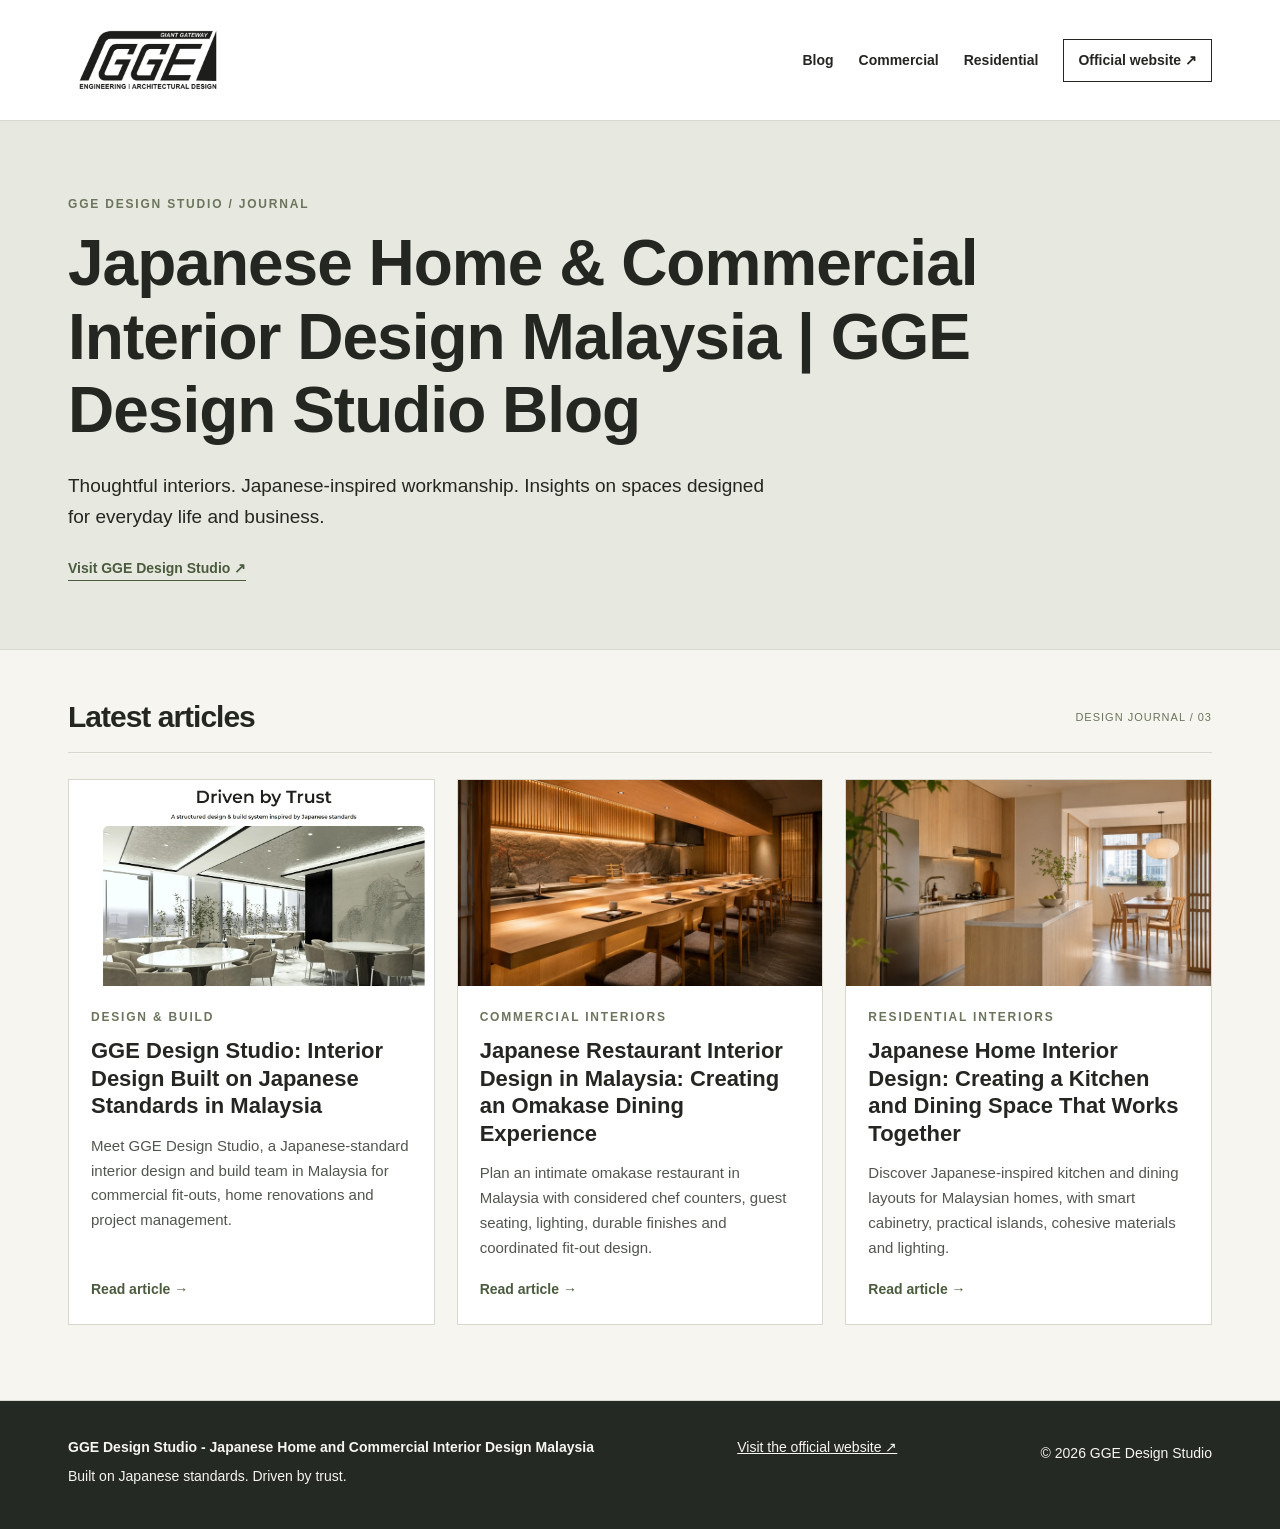
<file: index.html>
<!doctype html>
<html lang="en-MY"><head><meta charset="utf-8"><meta name="viewport" content="width=device-width, initial-scale=1">
<title>Japanese Interior Design Malaysia Blog | GGE Design Studio</title><meta name="description" content="Explore Japanese home and commercial interior design in Malaysia, restaurant fit-outs, renovation and coordinated design and build insights from GGE Design Studio."><meta name="robots" content="index, follow, max-image-preview:large">
<link rel="canonical" href="https://ggedesign.github.io/gge-design-studio/"><link rel="stylesheet" href="style.css"><link rel="icon" href="gge-logo.webp" type="image/webp">
<meta property="og:title" content="Japanese Interior Design Malaysia Blog | GGE Design Studio"><meta property="og:description" content="Explore Japanese home and commercial interior design in Malaysia, restaurant fit-outs, renovation and coordinated design and build insights from GGE Design Studio."><meta property="og:url" content="https://ggedesign.github.io/gge-design-studio/"><meta property="og:image" content="https://ggedesign.github.io/gge-design-studio/gge-design-studio-japanese-interior.webp"><meta property="og:type" content="website"><meta name="twitter:card" content="summary_large_image">
<script type="application/ld+json">{"@context": "https://schema.org", "@type": "Blog", "name": "GGE Design Studio - Japanese Home and Commercial Interior Design Malaysia Blog", "url": "https://ggedesign.github.io/gge-design-studio/", "description": "Explore Japanese home and commercial interior design in Malaysia, restaurant fit-outs, renovation and coordinated design and build insights from GGE Design Studio.", "publisher": {"@type": "Organization", "name": "GGE Design Studio", "url": "https://ggedesignstudio.com/", "logo": "https://ggedesign.github.io/gge-design-studio/gge-logo.webp"}, "blogPost": [{"@type": "BlogPosting", "headline": "GGE Design Studio: Interior Design Built on Japanese Standards in Malaysia", "url": "https://ggedesign.github.io/gge-design-studio/gge-interior-design-and-build-malaysia.html"}, {"@type": "BlogPosting", "headline": "Japanese Restaurant Interior Design in Malaysia: Creating an Omakase Dining Experience", "url": "https://ggedesign.github.io/gge-design-studio/japanese-restaurant-interior-design-omakase.html"}, {"@type": "BlogPosting", "headline": "Japanese Home Interior Design: Creating a Kitchen and Dining Space That Works Together", "url": "https://ggedesign.github.io/gge-design-studio/japanese-home-interior-design-kitchen-dining.html"}]}</script></head><body><header class="top"><div class="wrap nav"><a href="index.html" aria-label="GGE Design Studio blog home"><img width="480" height="241" src="gge-logo.webp" alt="GGE Design Studio logo"></a><nav aria-label="Main navigation"><a href="index.html">Blog</a><a href="https://ggedesignstudio.com/services/commercial/">Commercial</a><a href="https://ggedesignstudio.com/services/residential/">Residential</a><a class="official" href="https://ggedesignstudio.com/">Official website ↗</a></nav></div></header><main><section class="hero"><div class="wrap"><p class="kicker">GGE DESIGN STUDIO / JOURNAL</p><h1>Japanese Home &amp; Commercial Interior Design Malaysia | GGE Design Studio Blog</h1><p>Thoughtful interiors. Japanese-inspired workmanship. Insights on spaces designed for everyday life and business.</p><a class="hero-link" href="https://ggedesignstudio.com/">Visit GGE Design Studio ↗</a></div></section><section class="wrap listing"><div class="section-heading"><h2>Latest articles</h2><span>DESIGN JOURNAL / 03</span></div><div class="grid"><article class="card"><a class="card-image" href="gge-interior-design-and-build-malaysia.html"><img src="gge-design-studio-japanese-interior.webp" alt="GGE Design Studio feature banner showing Japanese-standard design and build, with a contemporary restaurant interior." loading="lazy"></a><div class="card-text"><span class="tag">Design & Build</span><h3><a href="gge-interior-design-and-build-malaysia.html">GGE Design Studio: Interior Design Built on Japanese Standards in Malaysia</a></h3><p>Meet GGE Design Studio, a Japanese-standard interior design and build team in Malaysia for commercial fit-outs, home renovations and project management.</p><a class="read" href="gge-interior-design-and-build-malaysia.html">Read article <span aria-hidden="true">→</span></a></div></article><article class="card"><a class="card-image" href="japanese-restaurant-interior-design-omakase.html"><img src="japanese-restaurant-interior-design-omakase.webp" alt="Japanese omakase restaurant interior with a natural timber chef counter, understated lighting and intimate counter seating." loading="lazy"></a><div class="card-text"><span class="tag">Commercial Interiors</span><h3><a href="japanese-restaurant-interior-design-omakase.html">Japanese Restaurant Interior Design in Malaysia: Creating an Omakase Dining Experience</a></h3><p>Plan an intimate omakase restaurant in Malaysia with considered chef counters, guest seating, lighting, durable finishes and coordinated fit-out design.</p><a class="read" href="japanese-restaurant-interior-design-omakase.html">Read article <span aria-hidden="true">→</span></a></div></article><article class="card"><a class="card-image" href="japanese-home-interior-design-kitchen-dining.html"><img src="japanese-home-kitchen-dining.webp" alt="Japanese-inspired Malaysian apartment kitchen and dining area with oak cabinetry, stone worktop and practical island." loading="lazy"></a><div class="card-text"><span class="tag">Residential Interiors</span><h3><a href="japanese-home-interior-design-kitchen-dining.html">Japanese Home Interior Design: Creating a Kitchen and Dining Space That Works Together</a></h3><p>Discover Japanese-inspired kitchen and dining layouts for Malaysian homes, with smart cabinetry, practical islands, cohesive materials and lighting.</p><a class="read" href="japanese-home-interior-design-kitchen-dining.html">Read article <span aria-hidden="true">→</span></a></div></article></div></section></main><footer><div class="wrap footer-inner"><div><strong>GGE Design Studio - Japanese Home and Commercial Interior Design Malaysia</strong><p>Built on Japanese standards. Driven by trust.</p></div><a href="https://ggedesignstudio.com/">Visit the official website ↗</a><p>© 2026 GGE Design Studio</p></div></footer></body></html>
</file>
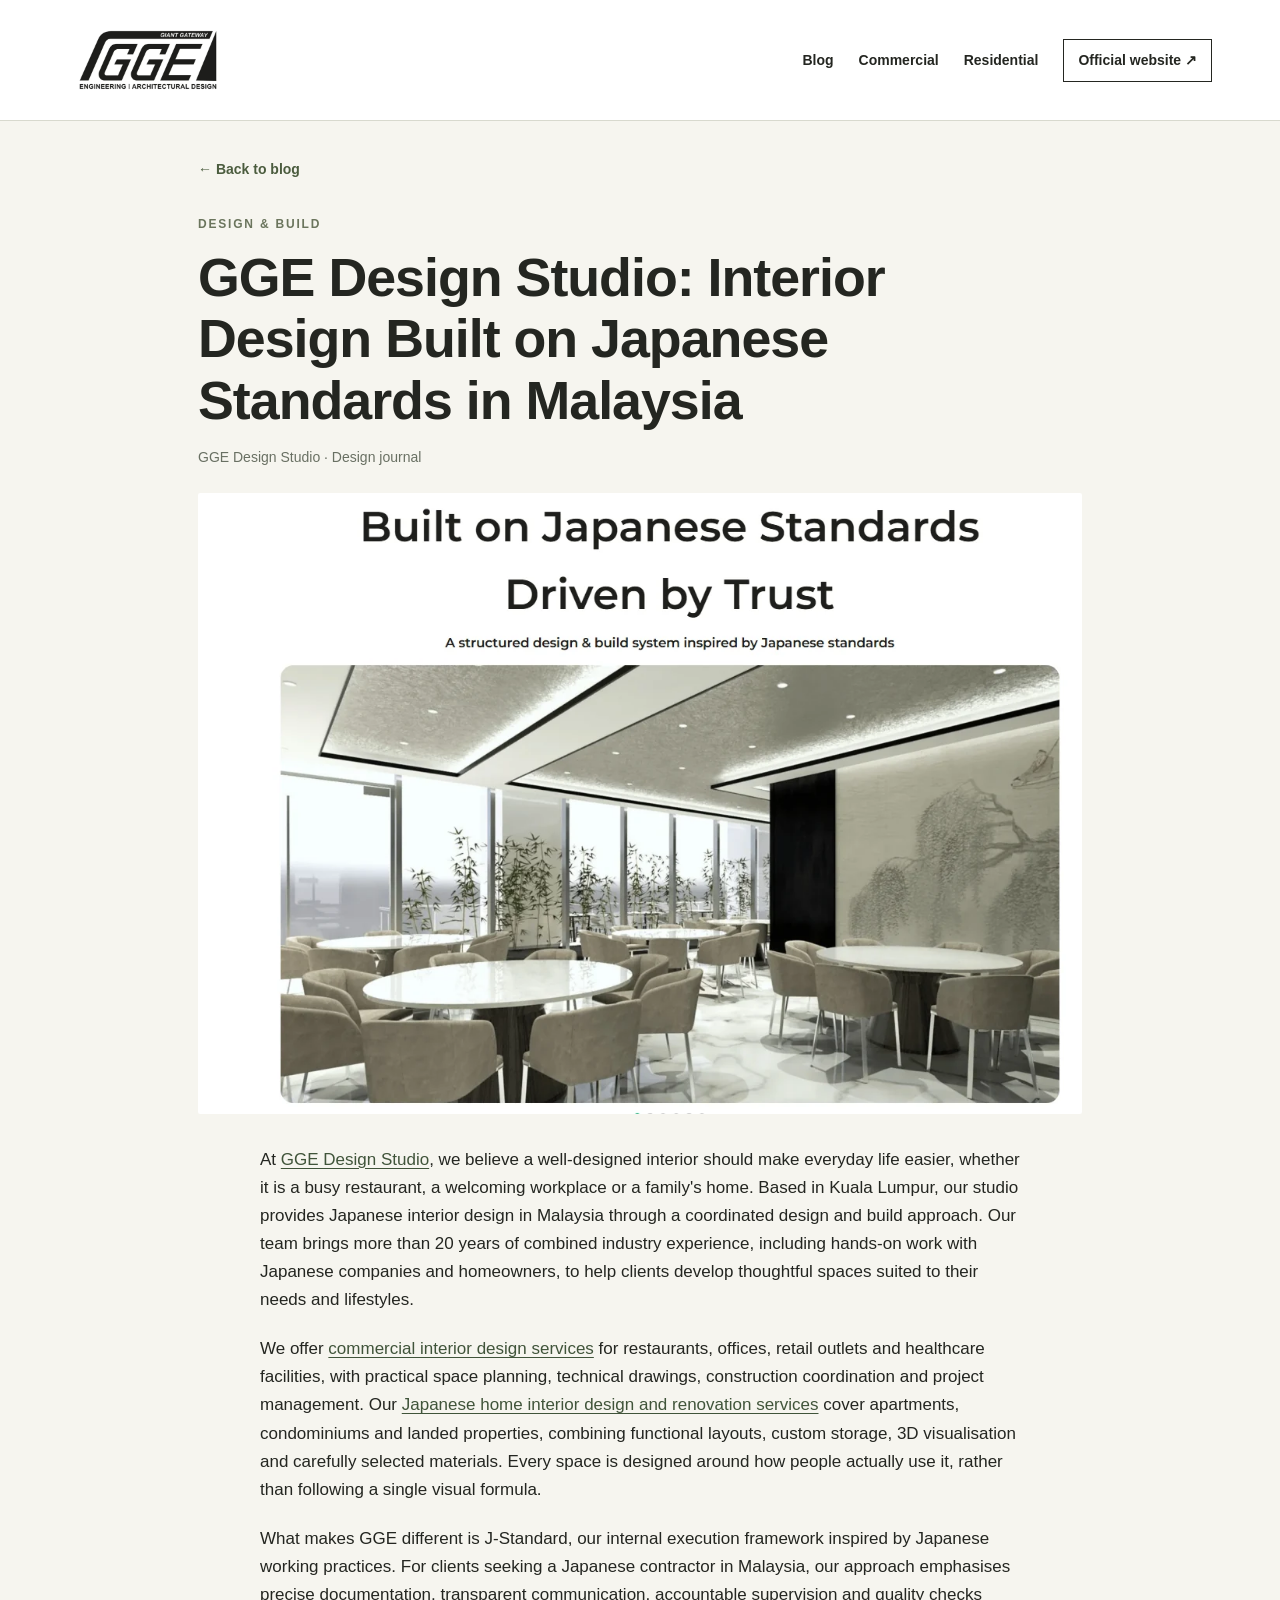
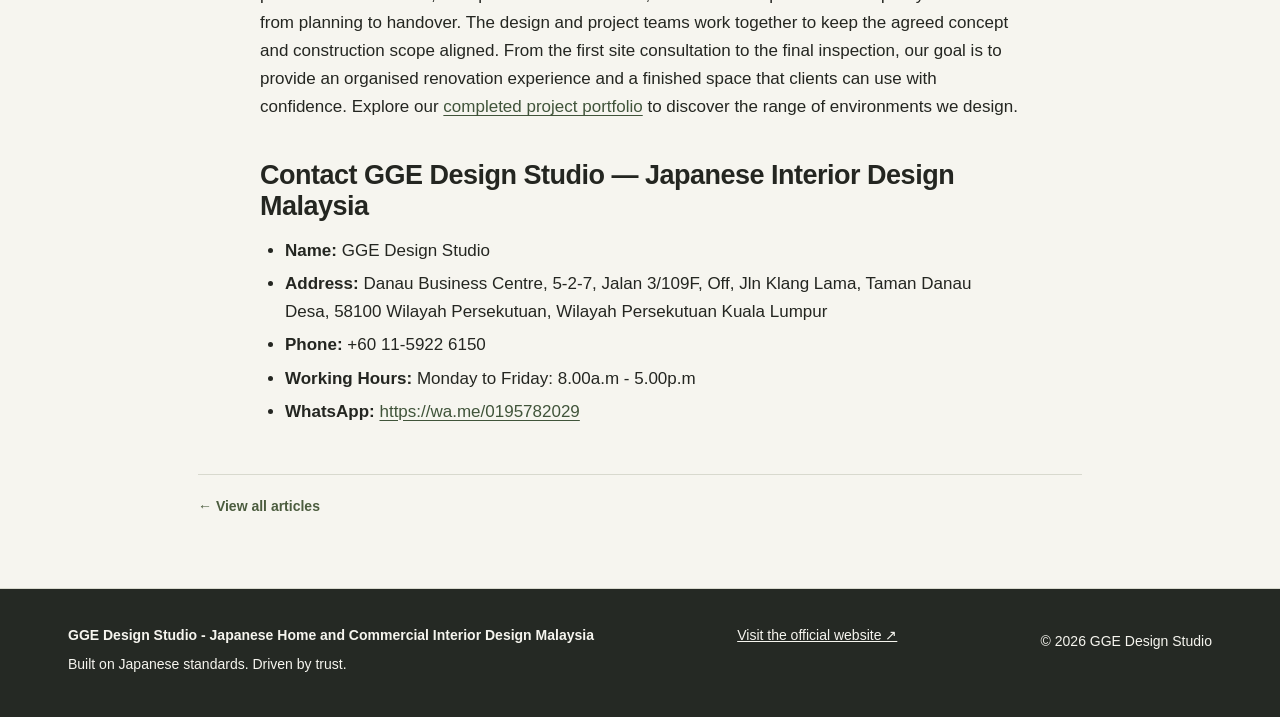
<file: gge-interior-design-and-build-malaysia.html>
<!doctype html>
<html lang="en-MY"><head><meta charset="utf-8"><meta name="viewport" content="width=device-width, initial-scale=1">
<title>Japanese-Standard Interior Design Malaysia | GGE Studio</title><meta name="description" content="Meet GGE Design Studio, a Japanese-standard interior design and build team in Malaysia for commercial fit-outs, home renovations and project management."><meta name="robots" content="index, follow, max-image-preview:large">
<link rel="canonical" href="https://ggedesign.github.io/gge-design-studio/gge-interior-design-and-build-malaysia.html"><link rel="stylesheet" href="style.css"><link rel="icon" href="gge-logo.webp" type="image/webp">
<meta property="og:title" content="Japanese-Standard Interior Design Malaysia | GGE Studio"><meta property="og:description" content="Meet GGE Design Studio, a Japanese-standard interior design and build team in Malaysia for commercial fit-outs, home renovations and project management."><meta property="og:url" content="https://ggedesign.github.io/gge-design-studio/gge-interior-design-and-build-malaysia.html"><meta property="og:image" content="https://ggedesign.github.io/gge-design-studio/gge-design-studio-japanese-interior.webp"><meta property="og:type" content="article"><meta name="twitter:card" content="summary_large_image">
<script type="application/ld+json">{"@context": "https://schema.org", "@type": "BlogPosting", "headline": "GGE Design Studio: Interior Design Built on Japanese Standards in Malaysia", "description": "Meet GGE Design Studio, a Japanese-standard interior design and build team in Malaysia for commercial fit-outs, home renovations and project management.", "url": "https://ggedesign.github.io/gge-design-studio/gge-interior-design-and-build-malaysia.html", "mainEntityOfPage": "https://ggedesign.github.io/gge-design-studio/gge-interior-design-and-build-malaysia.html", "image": "https://ggedesign.github.io/gge-design-studio/gge-design-studio-japanese-interior.webp", "author": {"@type": "Organization", "name": "GGE Design Studio", "url": "https://ggedesignstudio.com/"}, "publisher": {"@type": "Organization", "name": "GGE Design Studio", "url": "https://ggedesignstudio.com/", "logo": {"@type": "ImageObject", "url": "https://ggedesign.github.io/gge-design-studio/gge-logo.webp"}}}</script></head><body><header class="top"><div class="wrap nav"><a href="index.html" aria-label="GGE Design Studio blog home"><img width="480" height="241" src="gge-logo.webp" alt="GGE Design Studio logo"></a><nav aria-label="Main navigation"><a href="index.html">Blog</a><a href="https://ggedesignstudio.com/services/commercial/">Commercial</a><a href="https://ggedesignstudio.com/services/residential/">Residential</a><a class="official" href="https://ggedesignstudio.com/">Official website ↗</a></nav></div></header><main class="article-wrap"><a class="back" href="index.html">← Back to blog</a><article><header class="article-head"><p class="kicker">Design & Build</p><h1>GGE Design Studio: Interior Design Built on Japanese Standards in Malaysia</h1><p class="byline">GGE Design Studio · Design journal</p></header><img class="feature" src="gge-design-studio-japanese-interior.webp" alt="GGE Design Studio feature banner showing Japanese-standard design and build, with a contemporary restaurant interior."><div class="prose"><p>At <a href="https://ggedesignstudio.com/">GGE Design Studio</a>, we believe a well-designed interior should make everyday life easier, whether it is a busy restaurant, a welcoming workplace or a family's home. Based in Kuala Lumpur, our studio provides Japanese interior design in Malaysia through a coordinated design and build approach. Our team brings more than 20 years of combined industry experience, including hands-on work with Japanese companies and homeowners, to help clients develop thoughtful spaces suited to their needs and lifestyles.</p>
<p>We offer <a href="https://ggedesignstudio.com/services/commercial/">commercial interior design services</a> for restaurants, offices, retail outlets and healthcare facilities, with practical space planning, technical drawings, construction coordination and project management. Our <a href="https://ggedesignstudio.com/services/residential/">Japanese home interior design and renovation services</a> cover apartments, condominiums and landed properties, combining functional layouts, custom storage, 3D visualisation and carefully selected materials. Every space is designed around how people actually use it, rather than following a single visual formula.</p>
<p>What makes GGE different is J-Standard, our internal execution framework inspired by Japanese working practices. For clients seeking a Japanese contractor in Malaysia, our approach emphasises precise documentation, transparent communication, accountable supervision and quality checks from planning to handover. The design and project teams work together to keep the agreed concept and construction scope aligned. From the first site consultation to the final inspection, our goal is to provide an organised renovation experience and a finished space that clients can use with confidence. Explore our <a href="https://ggedesignstudio.com/portfolio/">completed project portfolio</a> to discover the range of environments we design.</p>
<h2>Contact GGE Design Studio — Japanese Interior Design Malaysia</h2>
<ul><li><strong>Name:</strong> GGE Design Studio</li><li><strong>Address:</strong> Danau Business Centre, 5-2-7, Jalan 3/109F, Off, Jln Klang Lama, Taman Danau Desa, 58100 Wilayah Persekutuan, Wilayah Persekutuan Kuala Lumpur</li><li><strong>Phone:</strong> +60 11-5922 6150</li><li><strong>Working Hours:</strong> Monday to Friday: 8.00a.m - 5.00p.m</li><li><strong>WhatsApp:</strong> <a href="https://wa.me/0195782029">https://wa.me/0195782029</a></li></ul></div></article><a class="back bottom" href="index.html">← View all articles</a></main><footer><div class="wrap footer-inner"><div><strong>GGE Design Studio - Japanese Home and Commercial Interior Design Malaysia</strong><p>Built on Japanese standards. Driven by trust.</p></div><a href="https://ggedesignstudio.com/">Visit the official website ↗</a><p>© 2026 GGE Design Studio</p></div></footer></body></html>
</file>
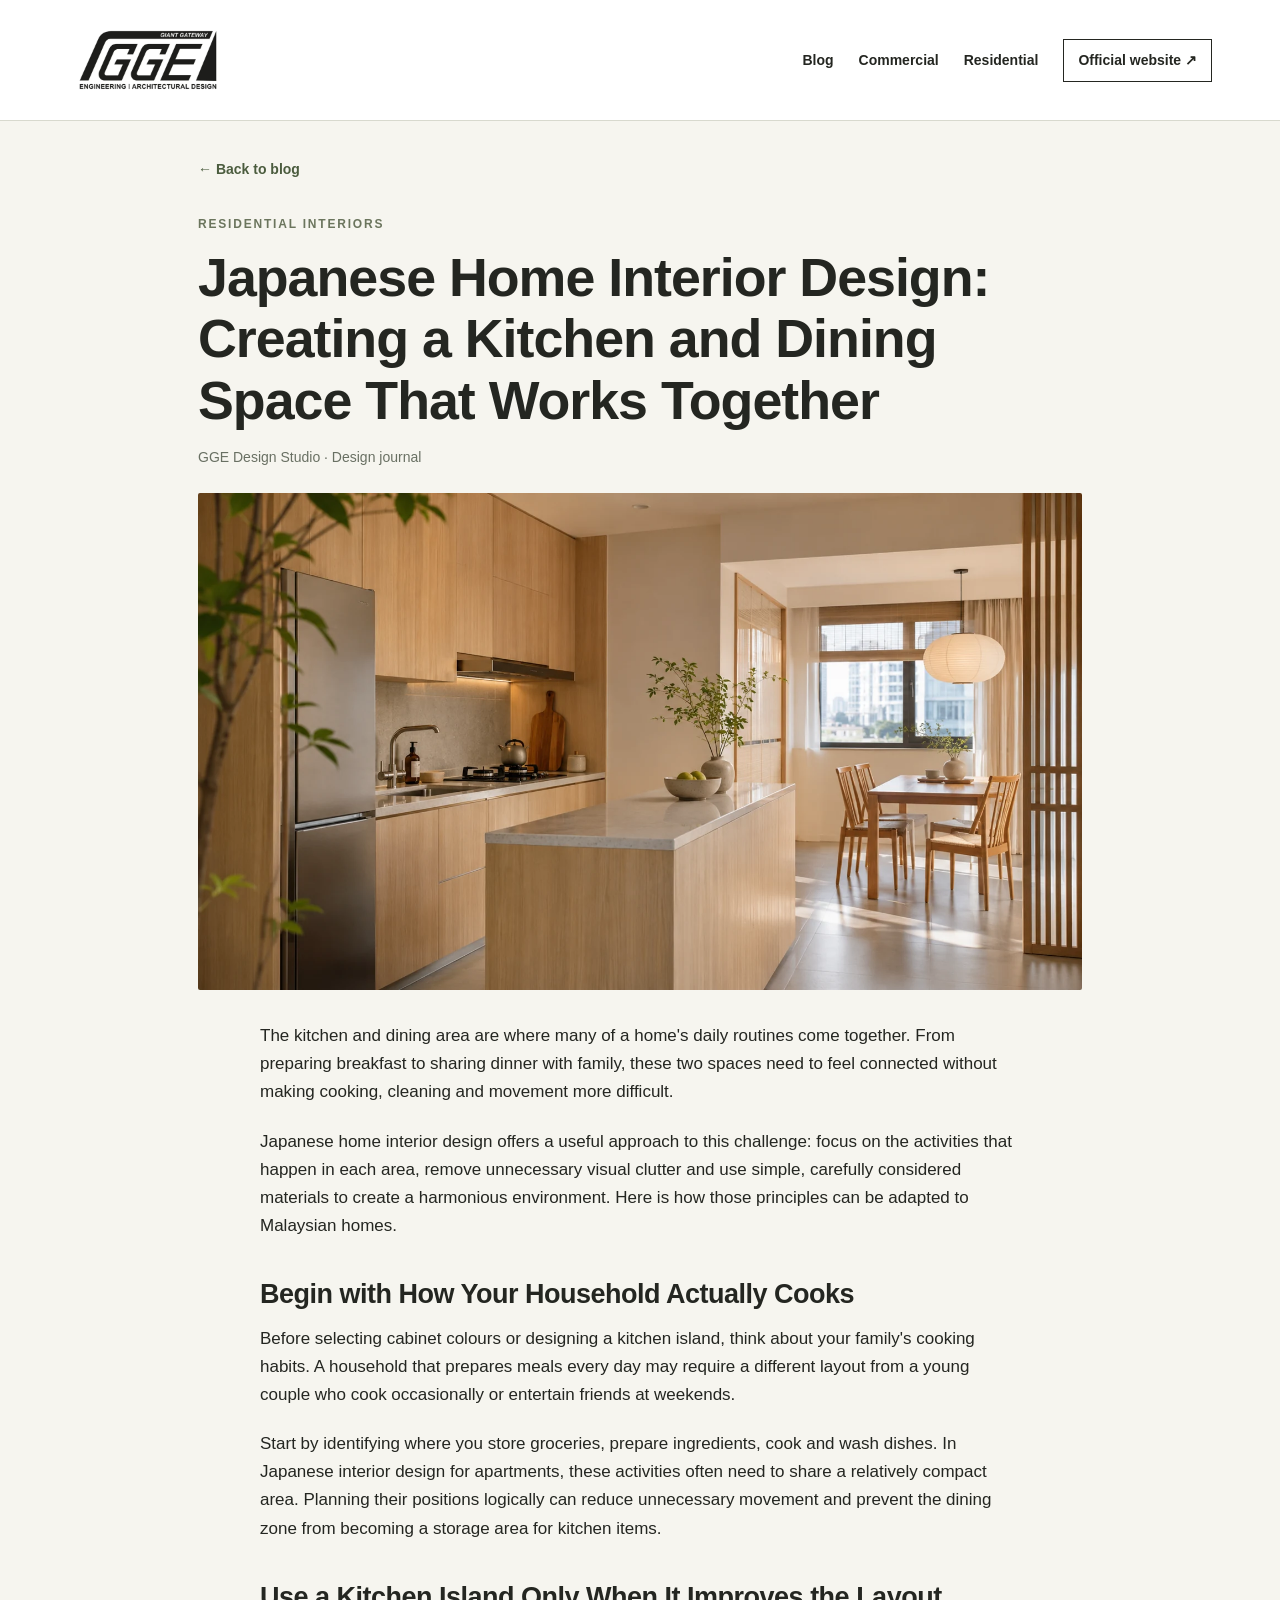
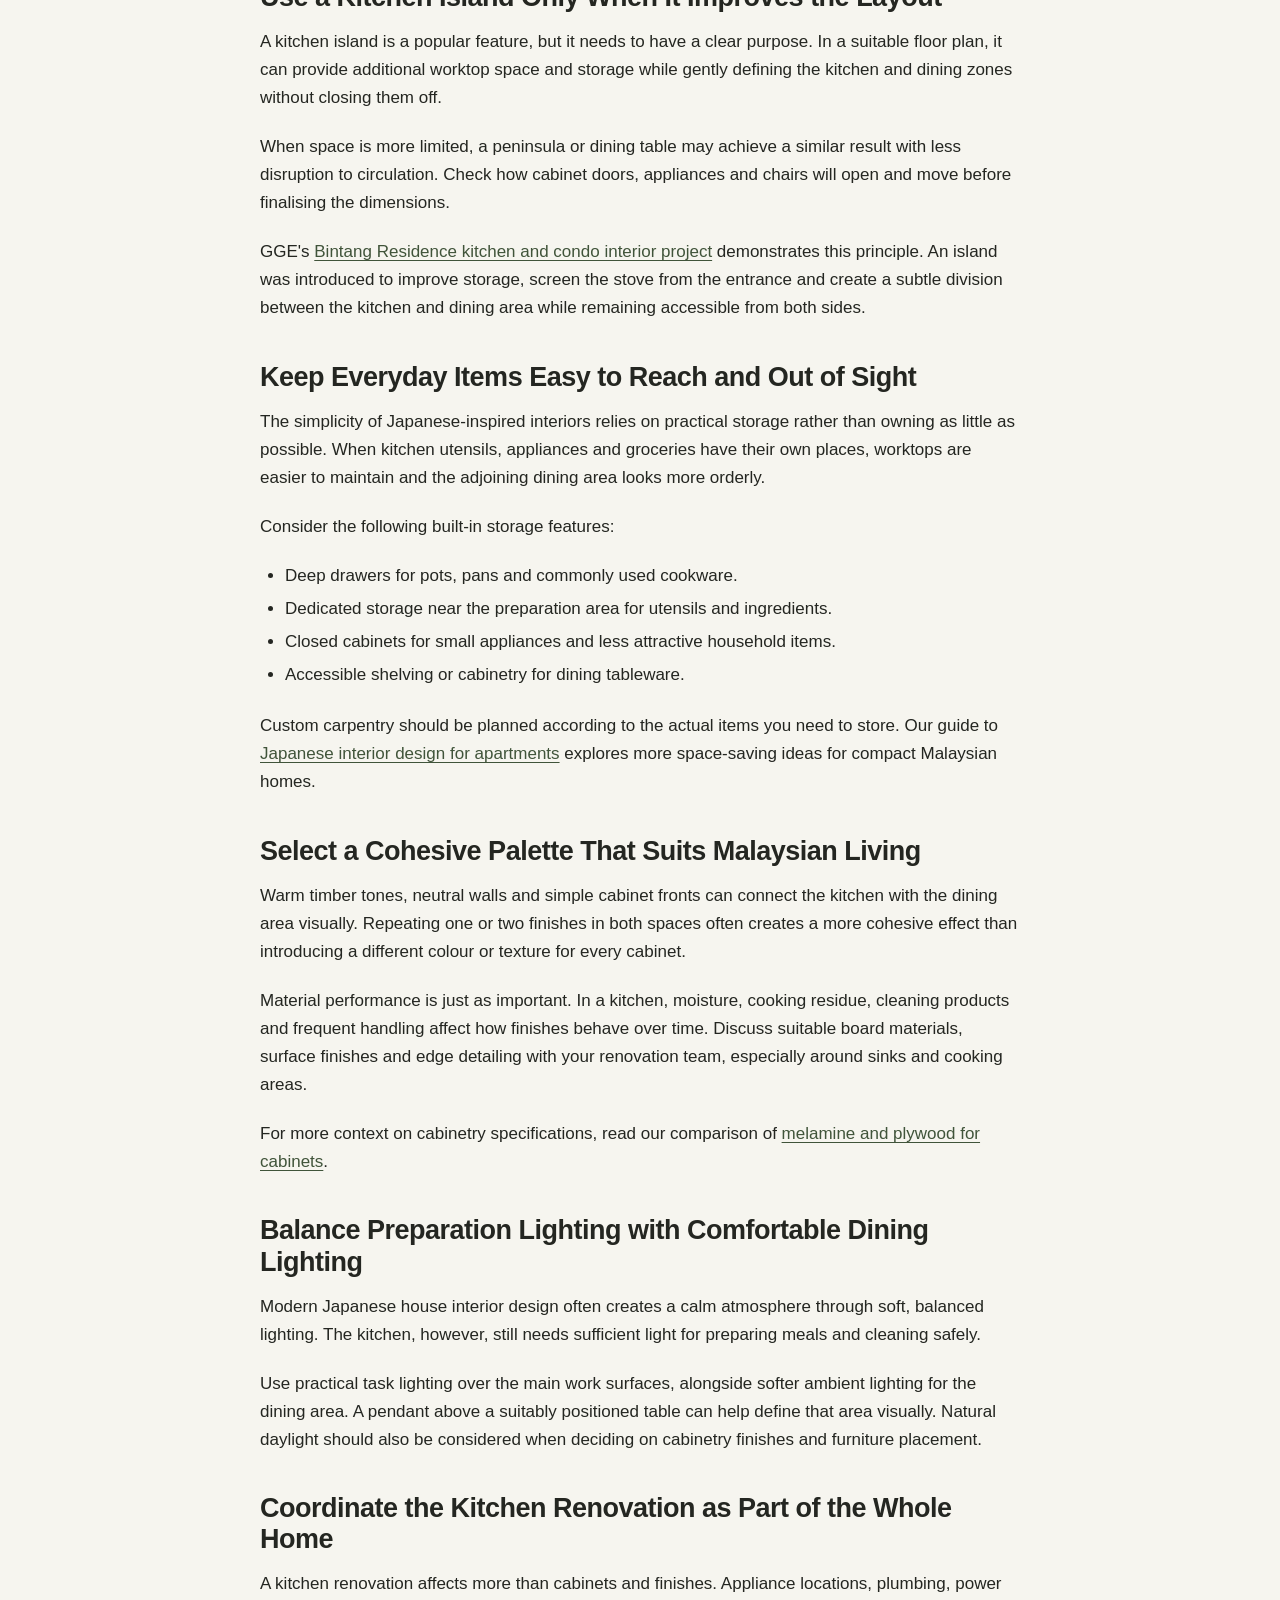
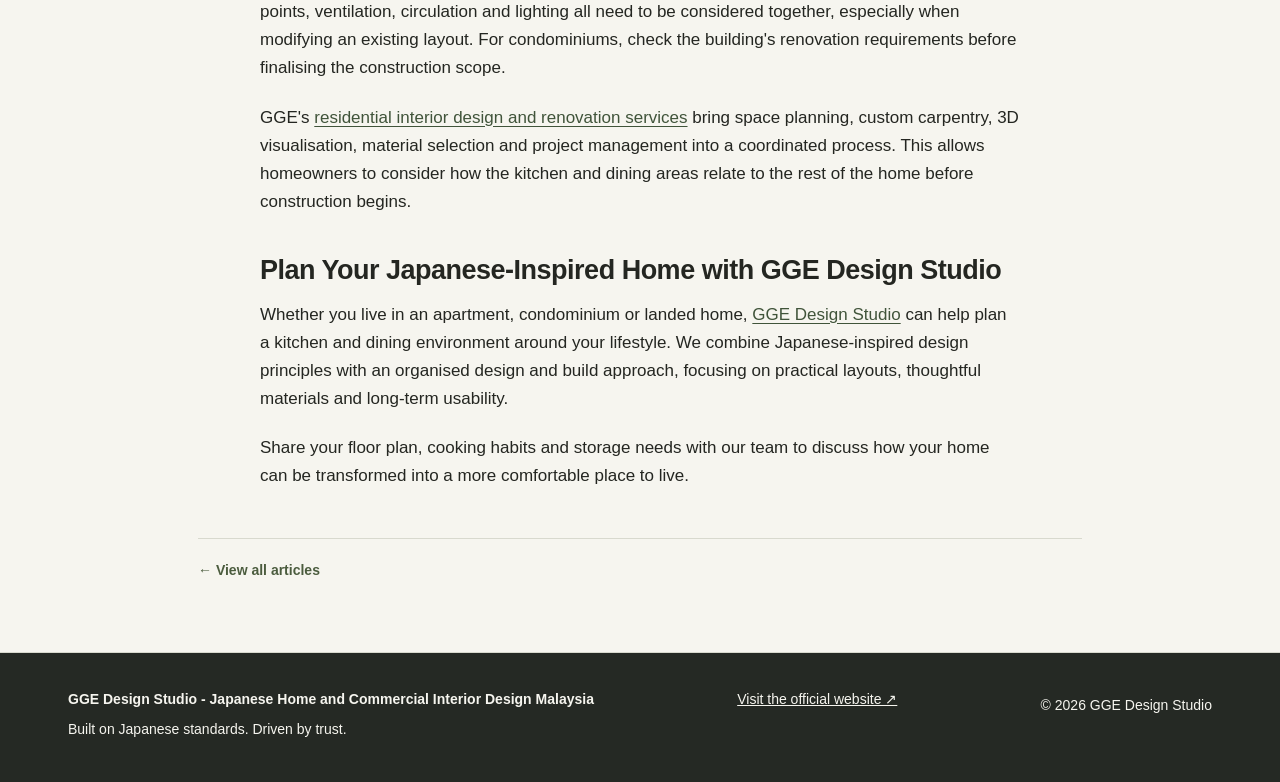
<file: japanese-home-interior-design-kitchen-dining.html>
<!doctype html>
<html lang="en-MY"><head><meta charset="utf-8"><meta name="viewport" content="width=device-width, initial-scale=1">
<title>Japanese Home Interior Design for Kitchen &amp; Dining Spaces</title><meta name="description" content="Discover Japanese-inspired kitchen and dining layouts for Malaysian homes, with smart cabinetry, practical islands, cohesive materials and lighting."><meta name="robots" content="index, follow, max-image-preview:large">
<link rel="canonical" href="https://ggedesign.github.io/gge-design-studio/japanese-home-interior-design-kitchen-dining.html"><link rel="stylesheet" href="style.css"><link rel="icon" href="gge-logo.webp" type="image/webp">
<meta property="og:title" content="Japanese Home Interior Design for Kitchen &amp; Dining Spaces"><meta property="og:description" content="Discover Japanese-inspired kitchen and dining layouts for Malaysian homes, with smart cabinetry, practical islands, cohesive materials and lighting."><meta property="og:url" content="https://ggedesign.github.io/gge-design-studio/japanese-home-interior-design-kitchen-dining.html"><meta property="og:image" content="https://ggedesign.github.io/gge-design-studio/japanese-home-kitchen-dining.webp"><meta property="og:type" content="article"><meta name="twitter:card" content="summary_large_image">
<script type="application/ld+json">{"@context": "https://schema.org", "@type": "BlogPosting", "headline": "Japanese Home Interior Design: Creating a Kitchen and Dining Space That Works Together", "description": "Discover Japanese-inspired kitchen and dining layouts for Malaysian homes, with smart cabinetry, practical islands, cohesive materials and lighting.", "url": "https://ggedesign.github.io/gge-design-studio/japanese-home-interior-design-kitchen-dining.html", "mainEntityOfPage": "https://ggedesign.github.io/gge-design-studio/japanese-home-interior-design-kitchen-dining.html", "image": "https://ggedesign.github.io/gge-design-studio/japanese-home-kitchen-dining.webp", "author": {"@type": "Organization", "name": "GGE Design Studio", "url": "https://ggedesignstudio.com/"}, "publisher": {"@type": "Organization", "name": "GGE Design Studio", "url": "https://ggedesignstudio.com/", "logo": {"@type": "ImageObject", "url": "https://ggedesign.github.io/gge-design-studio/gge-logo.webp"}}}</script></head><body><header class="top"><div class="wrap nav"><a href="index.html" aria-label="GGE Design Studio blog home"><img width="480" height="241" src="gge-logo.webp" alt="GGE Design Studio logo"></a><nav aria-label="Main navigation"><a href="index.html">Blog</a><a href="https://ggedesignstudio.com/services/commercial/">Commercial</a><a href="https://ggedesignstudio.com/services/residential/">Residential</a><a class="official" href="https://ggedesignstudio.com/">Official website ↗</a></nav></div></header><main class="article-wrap"><a class="back" href="index.html">← Back to blog</a><article><header class="article-head"><p class="kicker">Residential Interiors</p><h1>Japanese Home Interior Design: Creating a Kitchen and Dining Space That Works Together</h1><p class="byline">GGE Design Studio · Design journal</p></header><img class="feature" src="japanese-home-kitchen-dining.webp" alt="Japanese-inspired Malaysian apartment kitchen and dining area with oak cabinetry, stone worktop and practical island."><div class="prose"><p>The kitchen and dining area are where many of a home's daily routines come together. From preparing breakfast to sharing dinner with family, these two spaces need to feel connected without making cooking, cleaning and movement more difficult.</p>
<p>Japanese home interior design offers a useful approach to this challenge: focus on the activities that happen in each area, remove unnecessary visual clutter and use simple, carefully considered materials to create a harmonious environment. Here is how those principles can be adapted to Malaysian homes.</p>
<h2>Begin with How Your Household Actually Cooks</h2>
<p>Before selecting cabinet colours or designing a kitchen island, think about your family's cooking habits. A household that prepares meals every day may require a different layout from a young couple who cook occasionally or entertain friends at weekends.</p>
<p>Start by identifying where you store groceries, prepare ingredients, cook and wash dishes. In Japanese interior design for apartments, these activities often need to share a relatively compact area. Planning their positions logically can reduce unnecessary movement and prevent the dining zone from becoming a storage area for kitchen items.</p>
<h2>Use a Kitchen Island Only When It Improves the Layout</h2>
<p>A kitchen island is a popular feature, but it needs to have a clear purpose. In a suitable floor plan, it can provide additional worktop space and storage while gently defining the kitchen and dining zones without closing them off.</p>
<p>When space is more limited, a peninsula or dining table may achieve a similar result with less disruption to circulation. Check how cabinet doors, appliances and chairs will open and move before finalising the dimensions.</p>
<p>GGE's <a href="https://ggedesignstudio.com/portfolio/bintang-residence/">Bintang Residence kitchen and condo interior project</a> demonstrates this principle. An island was introduced to improve storage, screen the stove from the entrance and create a subtle division between the kitchen and dining area while remaining accessible from both sides.</p>
<h2>Keep Everyday Items Easy to Reach and Out of Sight</h2>
<p>The simplicity of Japanese-inspired interiors relies on practical storage rather than owning as little as possible. When kitchen utensils, appliances and groceries have their own places, worktops are easier to maintain and the adjoining dining area looks more orderly.</p>
<p>Consider the following built-in storage features:</p>
<ul><li>Deep drawers for pots, pans and commonly used cookware.</li><li>Dedicated storage near the preparation area for utensils and ingredients.</li><li>Closed cabinets for small appliances and less attractive household items.</li><li>Accessible shelving or cabinetry for dining tableware.</li></ul>
<p>Custom carpentry should be planned according to the actual items you need to store. Our guide to <a href="https://ggedesignstudio.com/7-space-saving-japanese-design-hacks-for-kuala-lumpur-apartments/">Japanese interior design for apartments</a> explores more space-saving ideas for compact Malaysian homes.</p>
<h2>Select a Cohesive Palette That Suits Malaysian Living</h2>
<p>Warm timber tones, neutral walls and simple cabinet fronts can connect the kitchen with the dining area visually. Repeating one or two finishes in both spaces often creates a more cohesive effect than introducing a different colour or texture for every cabinet.</p>
<p>Material performance is just as important. In a kitchen, moisture, cooking residue, cleaning products and frequent handling affect how finishes behave over time. Discuss suitable board materials, surface finishes and edge detailing with your renovation team, especially around sinks and cooking areas.</p>
<p>For more context on cabinetry specifications, read our comparison of <a href="https://ggedesignstudio.com/melamine-vs-plywood-which-is-better-for-cabinets/">melamine and plywood for cabinets</a>.</p>
<h2>Balance Preparation Lighting with Comfortable Dining Lighting</h2>
<p>Modern Japanese house interior design often creates a calm atmosphere through soft, balanced lighting. The kitchen, however, still needs sufficient light for preparing meals and cleaning safely.</p>
<p>Use practical task lighting over the main work surfaces, alongside softer ambient lighting for the dining area. A pendant above a suitably positioned table can help define that area visually. Natural daylight should also be considered when deciding on cabinetry finishes and furniture placement.</p>
<h2>Coordinate the Kitchen Renovation as Part of the Whole Home</h2>
<p>A kitchen renovation affects more than cabinets and finishes. Appliance locations, plumbing, power points, ventilation, circulation and lighting all need to be considered together, especially when modifying an existing layout. For condominiums, check the building's renovation requirements before finalising the construction scope.</p>
<p>GGE's <a href="https://ggedesignstudio.com/services/residential/">residential interior design and renovation services</a> bring space planning, custom carpentry, 3D visualisation, material selection and project management into a coordinated process. This allows homeowners to consider how the kitchen and dining areas relate to the rest of the home before construction begins.</p>
<h2>Plan Your Japanese-Inspired Home with GGE Design Studio</h2>
<p>Whether you live in an apartment, condominium or landed home, <a href="https://ggedesignstudio.com/">GGE Design Studio</a> can help plan a kitchen and dining environment around your lifestyle. We combine Japanese-inspired design principles with an organised design and build approach, focusing on practical layouts, thoughtful materials and long-term usability.</p>
<p>Share your floor plan, cooking habits and storage needs with our team to discuss how your home can be transformed into a more comfortable place to live.</p></div></article><a class="back bottom" href="index.html">← View all articles</a></main><footer><div class="wrap footer-inner"><div><strong>GGE Design Studio - Japanese Home and Commercial Interior Design Malaysia</strong><p>Built on Japanese standards. Driven by trust.</p></div><a href="https://ggedesignstudio.com/">Visit the official website ↗</a><p>© 2026 GGE Design Studio</p></div></footer></body></html>
</file>
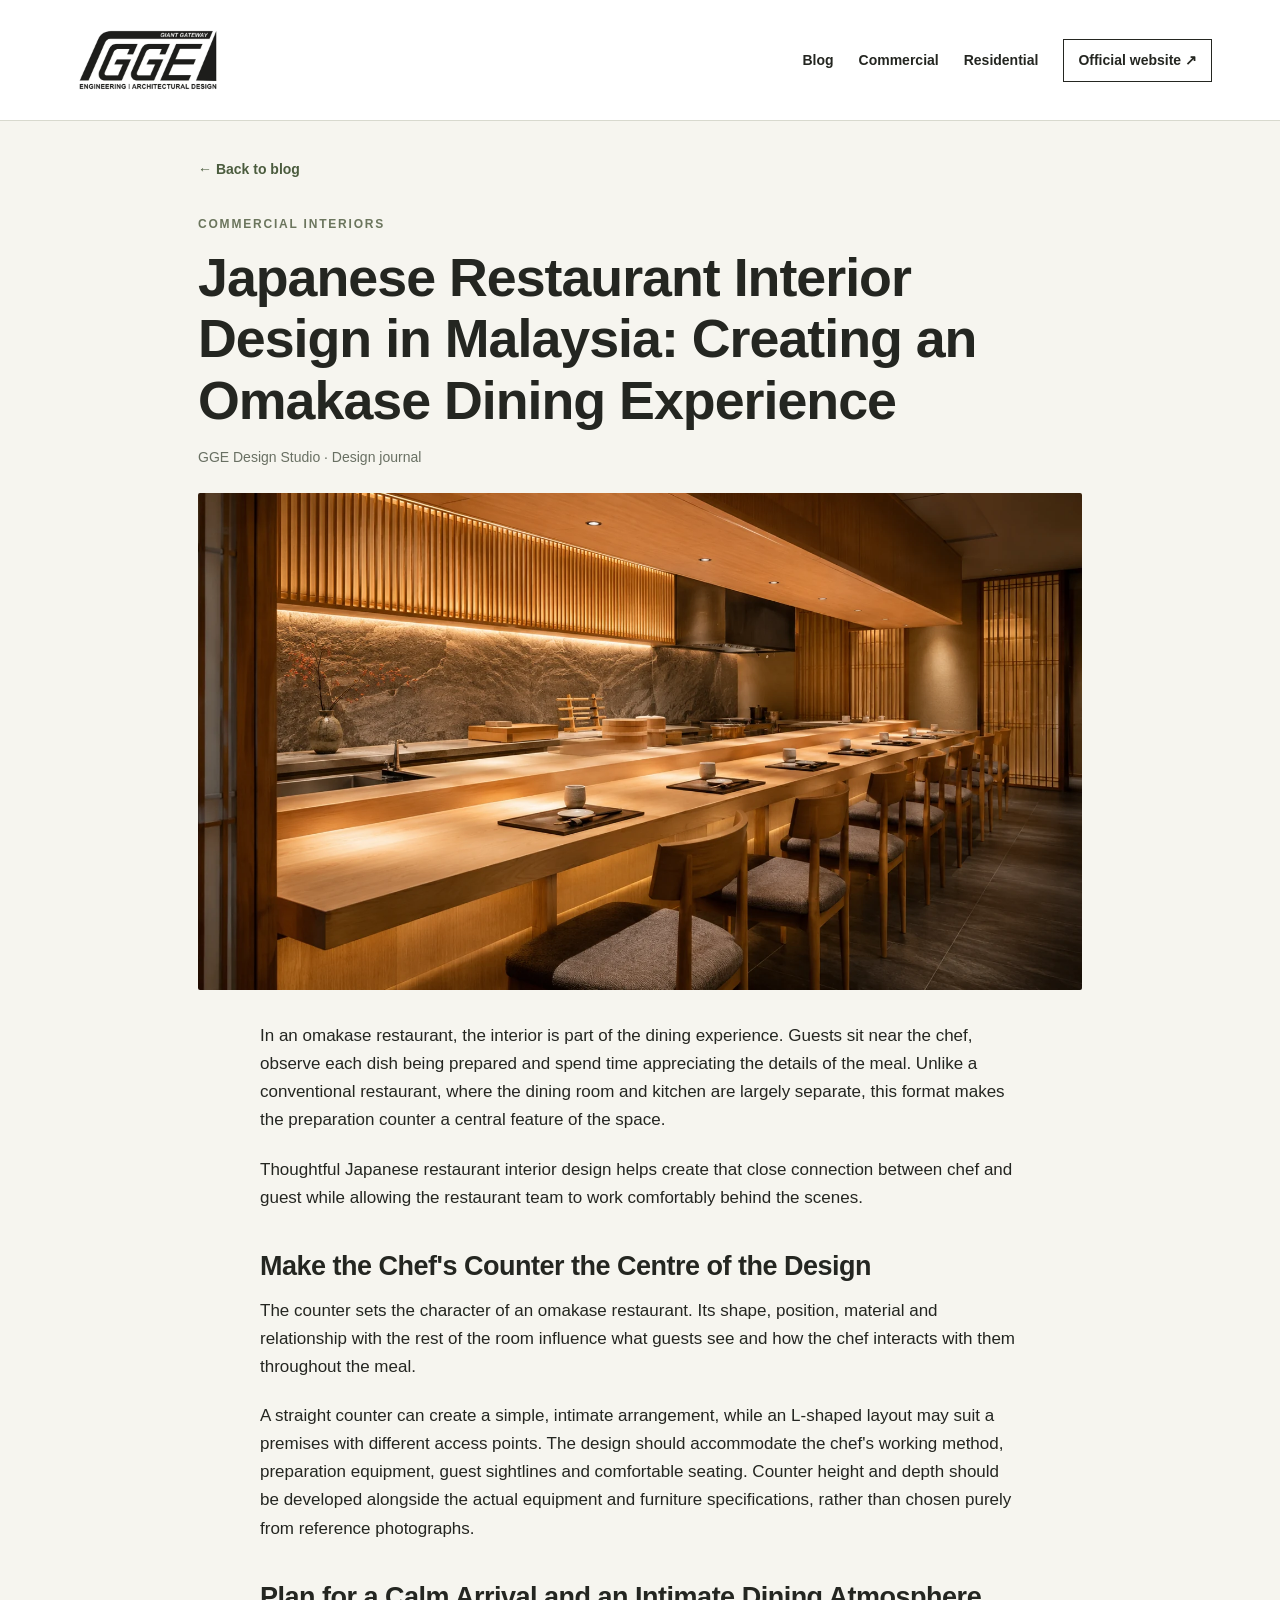
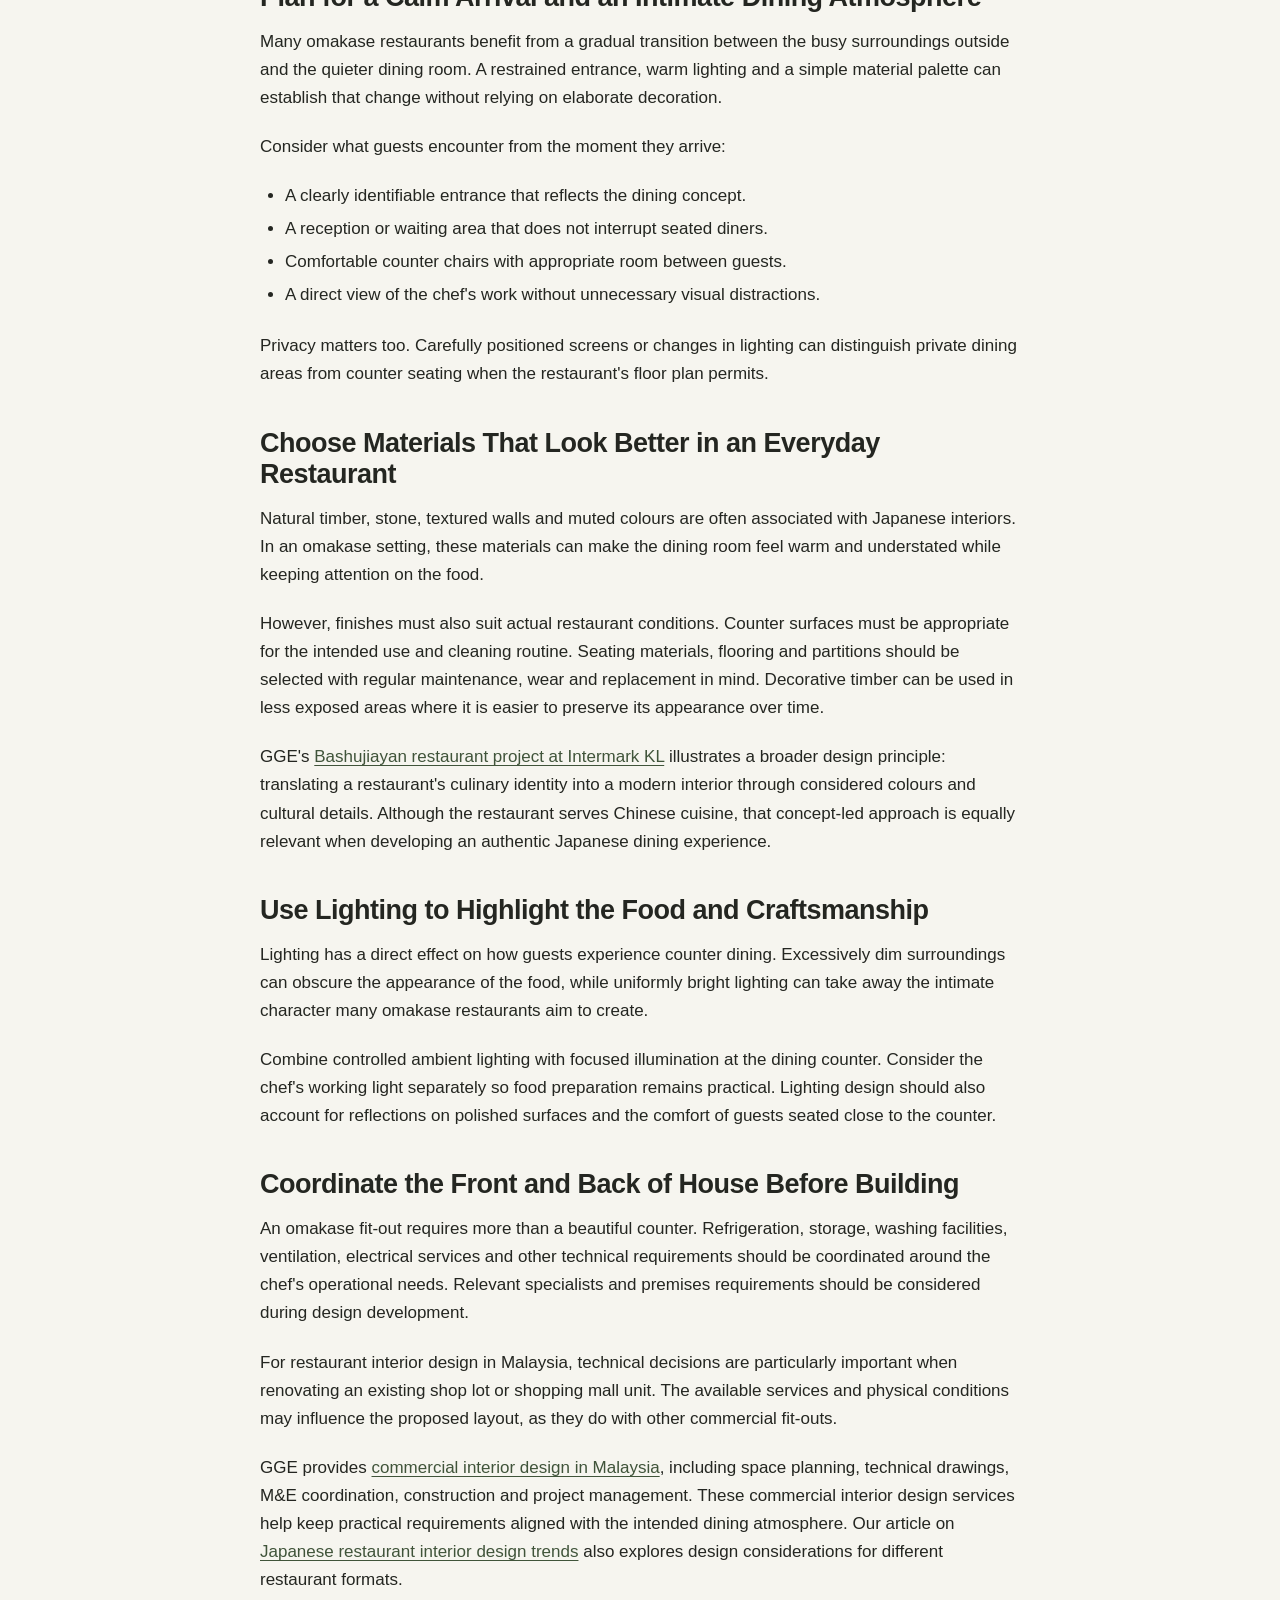
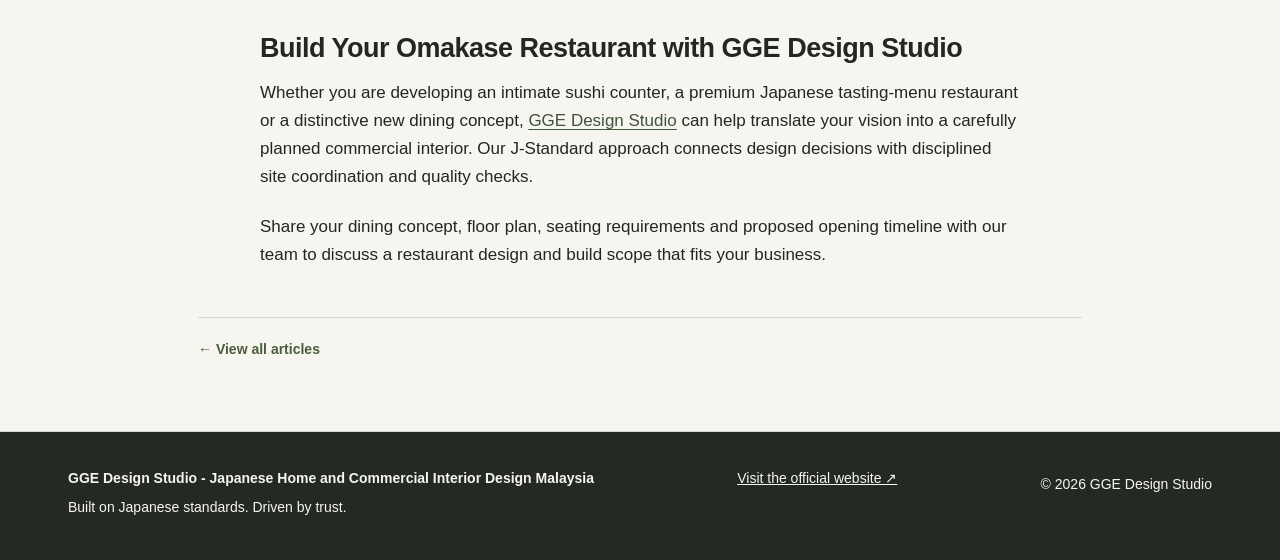
<file: japanese-restaurant-interior-design-omakase.html>
<!doctype html>
<html lang="en-MY"><head><meta charset="utf-8"><meta name="viewport" content="width=device-width, initial-scale=1">
<title>Japanese Restaurant Interior Design for Omakase Dining</title><meta name="description" content="Plan an intimate omakase restaurant in Malaysia with considered chef counters, guest seating, lighting, durable finishes and coordinated fit-out design."><meta name="robots" content="index, follow, max-image-preview:large">
<link rel="canonical" href="https://ggedesign.github.io/gge-design-studio/japanese-restaurant-interior-design-omakase.html"><link rel="stylesheet" href="style.css"><link rel="icon" href="gge-logo.webp" type="image/webp">
<meta property="og:title" content="Japanese Restaurant Interior Design for Omakase Dining"><meta property="og:description" content="Plan an intimate omakase restaurant in Malaysia with considered chef counters, guest seating, lighting, durable finishes and coordinated fit-out design."><meta property="og:url" content="https://ggedesign.github.io/gge-design-studio/japanese-restaurant-interior-design-omakase.html"><meta property="og:image" content="https://ggedesign.github.io/gge-design-studio/japanese-restaurant-interior-design-omakase.webp"><meta property="og:type" content="article"><meta name="twitter:card" content="summary_large_image">
<script type="application/ld+json">{"@context": "https://schema.org", "@type": "BlogPosting", "headline": "Japanese Restaurant Interior Design in Malaysia: Creating an Omakase Dining Experience", "description": "Plan an intimate omakase restaurant in Malaysia with considered chef counters, guest seating, lighting, durable finishes and coordinated fit-out design.", "url": "https://ggedesign.github.io/gge-design-studio/japanese-restaurant-interior-design-omakase.html", "mainEntityOfPage": "https://ggedesign.github.io/gge-design-studio/japanese-restaurant-interior-design-omakase.html", "image": "https://ggedesign.github.io/gge-design-studio/japanese-restaurant-interior-design-omakase.webp", "author": {"@type": "Organization", "name": "GGE Design Studio", "url": "https://ggedesignstudio.com/"}, "publisher": {"@type": "Organization", "name": "GGE Design Studio", "url": "https://ggedesignstudio.com/", "logo": {"@type": "ImageObject", "url": "https://ggedesign.github.io/gge-design-studio/gge-logo.webp"}}}</script></head><body><header class="top"><div class="wrap nav"><a href="index.html" aria-label="GGE Design Studio blog home"><img width="480" height="241" src="gge-logo.webp" alt="GGE Design Studio logo"></a><nav aria-label="Main navigation"><a href="index.html">Blog</a><a href="https://ggedesignstudio.com/services/commercial/">Commercial</a><a href="https://ggedesignstudio.com/services/residential/">Residential</a><a class="official" href="https://ggedesignstudio.com/">Official website ↗</a></nav></div></header><main class="article-wrap"><a class="back" href="index.html">← Back to blog</a><article><header class="article-head"><p class="kicker">Commercial Interiors</p><h1>Japanese Restaurant Interior Design in Malaysia: Creating an Omakase Dining Experience</h1><p class="byline">GGE Design Studio · Design journal</p></header><img class="feature" src="japanese-restaurant-interior-design-omakase.webp" alt="Japanese omakase restaurant interior with a natural timber chef counter, understated lighting and intimate counter seating."><div class="prose"><p>In an omakase restaurant, the interior is part of the dining experience. Guests sit near the chef, observe each dish being prepared and spend time appreciating the details of the meal. Unlike a conventional restaurant, where the dining room and kitchen are largely separate, this format makes the preparation counter a central feature of the space.</p>
<p>Thoughtful Japanese restaurant interior design helps create that close connection between chef and guest while allowing the restaurant team to work comfortably behind the scenes.</p>
<h2>Make the Chef's Counter the Centre of the Design</h2>
<p>The counter sets the character of an omakase restaurant. Its shape, position, material and relationship with the rest of the room influence what guests see and how the chef interacts with them throughout the meal.</p>
<p>A straight counter can create a simple, intimate arrangement, while an L-shaped layout may suit a premises with different access points. The design should accommodate the chef's working method, preparation equipment, guest sightlines and comfortable seating. Counter height and depth should be developed alongside the actual equipment and furniture specifications, rather than chosen purely from reference photographs.</p>
<h2>Plan for a Calm Arrival and an Intimate Dining Atmosphere</h2>
<p>Many omakase restaurants benefit from a gradual transition between the busy surroundings outside and the quieter dining room. A restrained entrance, warm lighting and a simple material palette can establish that change without relying on elaborate decoration.</p>
<p>Consider what guests encounter from the moment they arrive:</p>
<ul><li>A clearly identifiable entrance that reflects the dining concept.</li><li>A reception or waiting area that does not interrupt seated diners.</li><li>Comfortable counter chairs with appropriate room between guests.</li><li>A direct view of the chef's work without unnecessary visual distractions.</li></ul>
<p>Privacy matters too. Carefully positioned screens or changes in lighting can distinguish private dining areas from counter seating when the restaurant's floor plan permits.</p>
<h2>Choose Materials That Look Better in an Everyday Restaurant</h2>
<p>Natural timber, stone, textured walls and muted colours are often associated with Japanese interiors. In an omakase setting, these materials can make the dining room feel warm and understated while keeping attention on the food.</p>
<p>However, finishes must also suit actual restaurant conditions. Counter surfaces must be appropriate for the intended use and cleaning routine. Seating materials, flooring and partitions should be selected with regular maintenance, wear and replacement in mind. Decorative timber can be used in less exposed areas where it is easier to preserve its appearance over time.</p>
<p>GGE's <a href="https://ggedesignstudio.com/portfolio/bashujiayan-intermark-kl/">Bashujiayan restaurant project at Intermark KL</a> illustrates a broader design principle: translating a restaurant's culinary identity into a modern interior through considered colours and cultural details. Although the restaurant serves Chinese cuisine, that concept-led approach is equally relevant when developing an authentic Japanese dining experience.</p>
<h2>Use Lighting to Highlight the Food and Craftsmanship</h2>
<p>Lighting has a direct effect on how guests experience counter dining. Excessively dim surroundings can obscure the appearance of the food, while uniformly bright lighting can take away the intimate character many omakase restaurants aim to create.</p>
<p>Combine controlled ambient lighting with focused illumination at the dining counter. Consider the chef's working light separately so food preparation remains practical. Lighting design should also account for reflections on polished surfaces and the comfort of guests seated close to the counter.</p>
<h2>Coordinate the Front and Back of House Before Building</h2>
<p>An omakase fit-out requires more than a beautiful counter. Refrigeration, storage, washing facilities, ventilation, electrical services and other technical requirements should be coordinated around the chef's operational needs. Relevant specialists and premises requirements should be considered during design development.</p>
<p>For restaurant interior design in Malaysia, technical decisions are particularly important when renovating an existing shop lot or shopping mall unit. The available services and physical conditions may influence the proposed layout, as they do with other commercial fit-outs.</p>
<p>GGE provides <a href="https://ggedesignstudio.com/services/commercial/">commercial interior design in Malaysia</a>, including space planning, technical drawings, M&amp;E coordination, construction and project management. These commercial interior design services help keep practical requirements aligned with the intended dining atmosphere. Our article on <a href="https://ggedesignstudio.com/2026-trends-in-japanese-restaurant-interior-design/">Japanese restaurant interior design trends</a> also explores design considerations for different restaurant formats.</p>
<h2>Build Your Omakase Restaurant with GGE Design Studio</h2>
<p>Whether you are developing an intimate sushi counter, a premium Japanese tasting-menu restaurant or a distinctive new dining concept, <a href="https://ggedesignstudio.com/">GGE Design Studio</a> can help translate your vision into a carefully planned commercial interior. Our J-Standard approach connects design decisions with disciplined site coordination and quality checks.</p>
<p>Share your dining concept, floor plan, seating requirements and proposed opening timeline with our team to discuss a restaurant design and build scope that fits your business.</p></div></article><a class="back bottom" href="index.html">← View all articles</a></main><footer><div class="wrap footer-inner"><div><strong>GGE Design Studio - Japanese Home and Commercial Interior Design Malaysia</strong><p>Built on Japanese standards. Driven by trust.</p></div><a href="https://ggedesignstudio.com/">Visit the official website ↗</a><p>© 2026 GGE Design Studio</p></div></footer></body></html>
</file>
<file: style.css>
*{box-sizing:border-box} :root{--ink:#242621;--sage:#6b755d;--paper:#f6f5ef;--line:#d8d9ce;--accent:#4b5c3e} body{margin:0;background:var(--paper);color:var(--ink);font-family:Arial,Helvetica,sans-serif;line-height:1.65;-webkit-font-smoothing:antialiased}a{color:inherit}a:hover{color:var(--accent)} .wrap{max-width:1200px;margin:auto;padding:0 28px}.top{background:#fff;border-bottom:1px solid var(--line)}.nav{display:flex;align-items:center;justify-content:space-between;padding-top:20px;padding-bottom:20px;gap:25px}.nav img{display:block;width:160px;height:auto}.nav nav{display:flex;align-items:center;gap:25px;flex-wrap:wrap;font-weight:600;font-size:14px}.nav nav a{text-decoration:none}.official{border:1px solid var(--ink);padding:9px 14px}.hero{background:#e7e8df;padding:62px 0 68px;border-bottom:1px solid var(--line)}.kicker,.tag{font-size:12px;letter-spacing:1.8px;font-weight:700;text-transform:uppercase;color:var(--sage)}h1,h2,h3{line-height:1.15;margin:0;font-weight:600}h1,h2{letter-spacing:-1px}h1{font-size:clamp(36px,5vw,67px);max-width:950px}.hero p:not(.kicker){font-size:19px;max-width:720px;margin:22px 0}.hero-link,.read,.back{font-size:14px;font-weight:700;text-decoration:none;color:var(--accent)}.hero-link{padding-bottom:4px;border-bottom:1px solid var(--accent)}.listing{padding-top:50px;padding-bottom:75px}.section-heading{display:flex;align-items:center;justify-content:space-between;border-bottom:1px solid var(--line);padding-bottom:18px;margin-bottom:26px}.section-heading h2{font-size:30px}.section-heading span{font-size:11px;letter-spacing:1px;color:var(--sage)}.grid{display:grid;grid-template-columns:repeat(3,minmax(0,1fr));gap:22px}.card{background:#fff;border:1px solid var(--line);display:flex;flex-direction:column}.card-image img{display:block;width:100%;height:auto;aspect-ratio:16/9;object-fit:cover}.card-text{padding:22px;display:flex;flex-direction:column;flex:1}.card h3{font-size:22px;line-height:1.25;margin-top:10px}.card h3 a{text-decoration:none}.card p{font-size:15px;color:#51564e;margin:14px 0 18px}.card .read{margin-top:auto}.article-wrap{max-width:940px;padding:35px 28px 70px;margin:auto}.article-head{margin:32px 0 24px}.article-head h1{font-size:clamp(35px,4.2vw,54px);max-width:850px}.byline{color:#697063;font-size:14px}.feature{display:block;width:100%;height:auto;border-radius:2px}.prose{max-width:760px;margin:32px auto 0;font-size:17px}.prose p{margin:0 0 1.25em}.prose h2{font-size:27px;letter-spacing:-.5px;margin:39px 0 15px}.prose h3{font-size:21px;margin:30px 0 12px}.prose ul{padding-left:25px;margin:0 0 1.35em}.prose li{margin-bottom:5px}.prose a{color:#40543a;text-underline-offset:3px;overflow-wrap:anywhere}.bottom{display:block;border-top:1px solid var(--line);padding-top:20px;margin-top:48px}footer{border-top:1px solid var(--line);background:#252924;color:#f6f5ef;padding:35px 0}.footer-inner{display:flex;gap:25px;align-items:flex-start;justify-content:space-between;flex-wrap:wrap;font-size:14px}.footer-inner p{margin:6px 0}.footer-inner a{color:#f6f5ef}a:focus-visible{outline:3px solid var(--accent);outline-offset:3px}@media(max-width:850px){.grid{grid-template-columns:repeat(2,minmax(0,1fr))}.nav nav{gap:14px}.nav img{width:130px}}@media(max-width:580px){.nav{flex-direction:column;align-items:flex-start;gap:15px}.nav nav{gap:12px;font-size:12px}.wrap,.article-wrap{padding-left:20px;padding-right:20px}.hero{padding:40px 0}.grid{grid-template-columns:1fr}.listing{padding-top:35px;padding-bottom:45px}.section-heading span{display:none}.section-heading h2{font-size:26px}.article-head{margin:24px 0}.prose{font-size:16px}.prose h2{font-size:24px}.footer-inner{flex-direction:column}}
</file>
